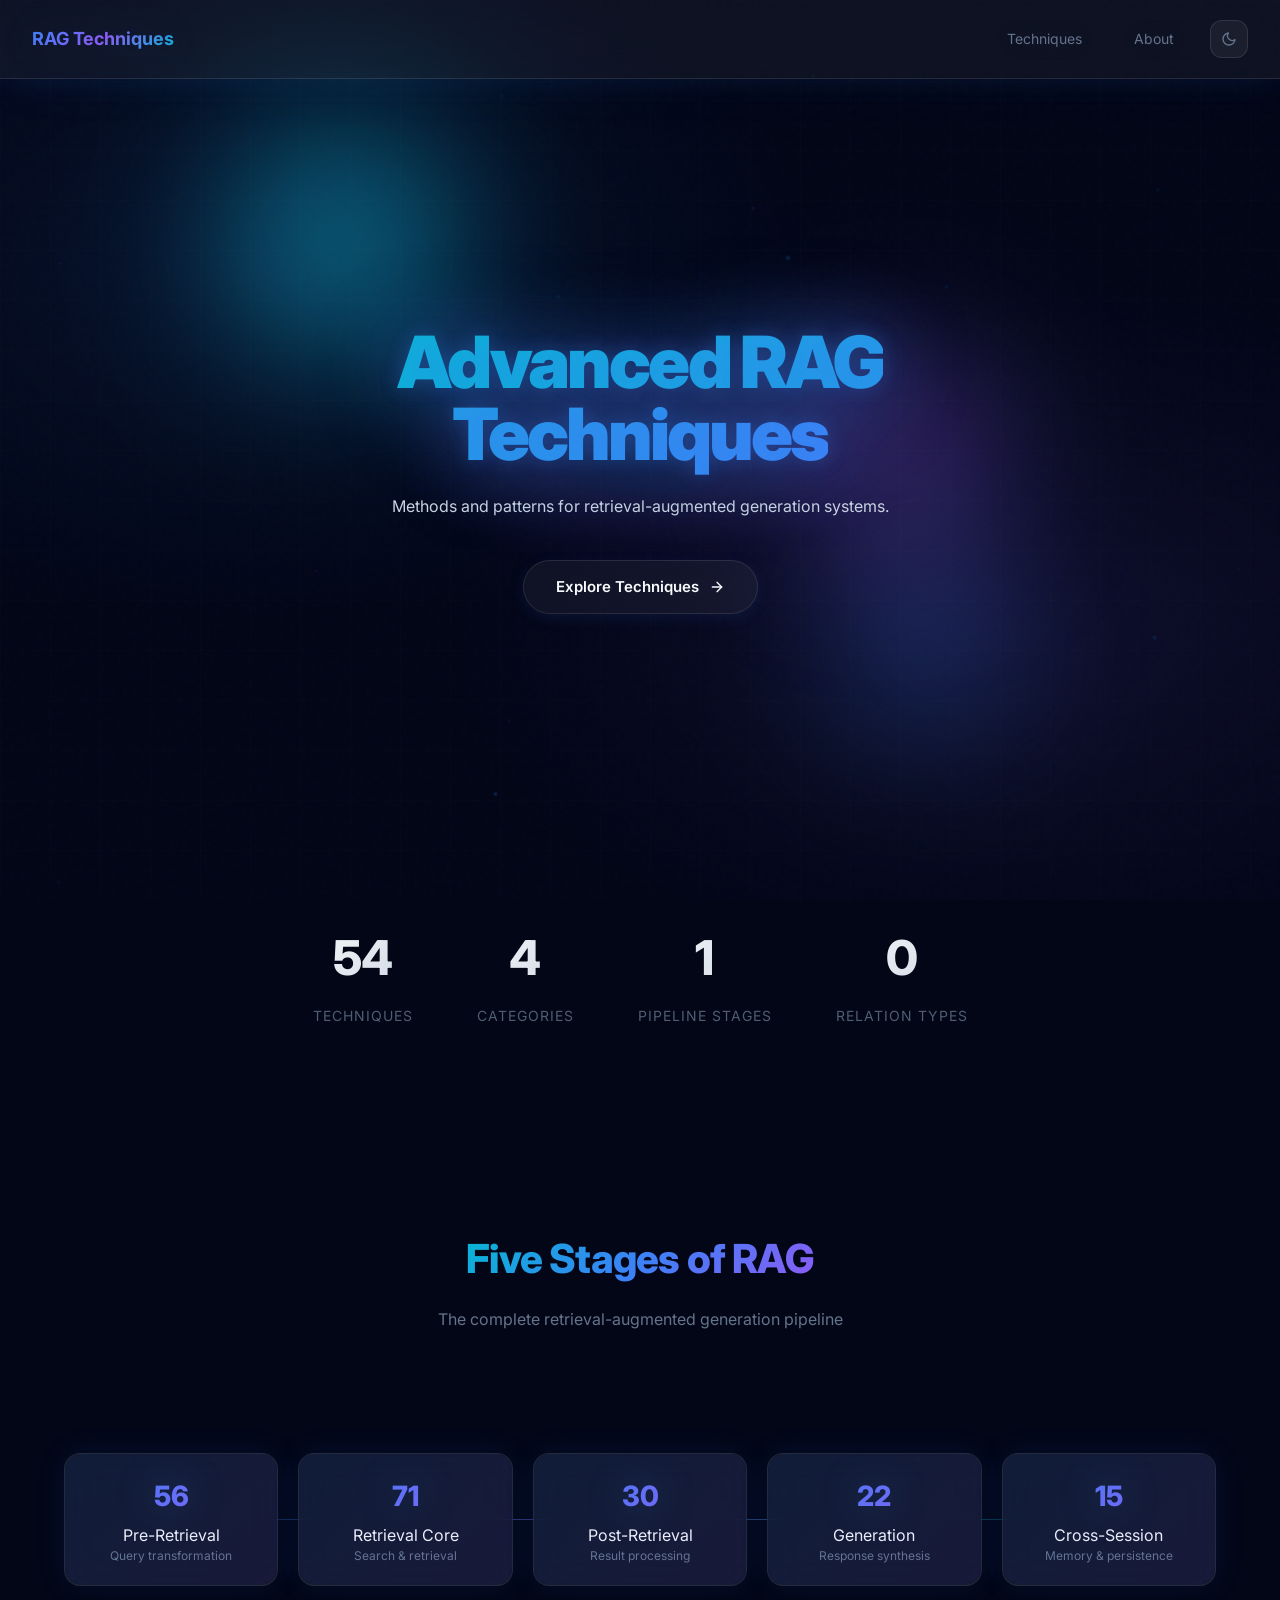
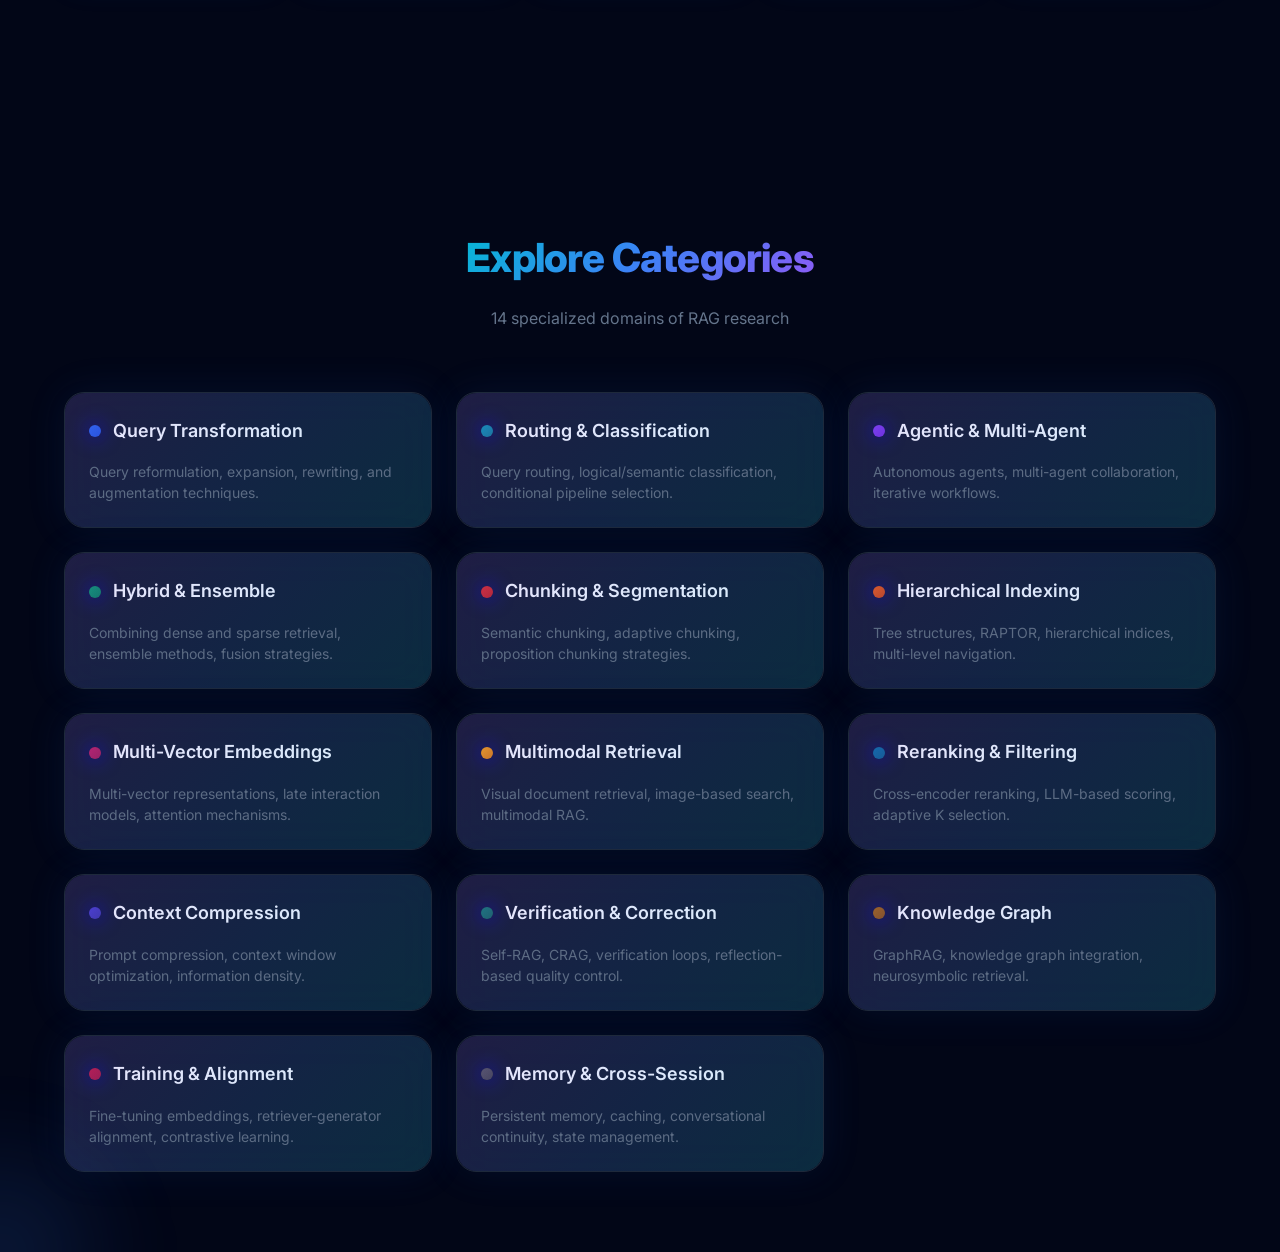
<file: index.html>
<!DOCTYPE html>
<html lang="en" data-theme="dark">
<head>
    <meta charset="UTF-8">
    <meta name="viewport" content="width=device-width, initial-scale=1.0">
    <title>Advanced RAG Techniques — Methods & Patterns for Retrieval-Augmented Generation</title>
    <link rel="preconnect" href="https://fonts.googleapis.com">
    <link href="https://fonts.googleapis.com/css2?family=Inter:wght@300;400;500;600;700;800;900&display=swap" rel="stylesheet">
    <style>
        *{box-sizing:border-box;margin:0;padding:0}
        :root{
            --bg:#020617;--bg-card:rgba(15,23,42,0.8);--bg-card-hover:rgba(30,41,59,0.9);
            --text:#f8fafc;--text-secondary:#cbd5e1;--text-muted:#64748b;
            --border:#1e293b;--border-light:#334155;
            --accent:#3b82f6;--accent-light:#1d4ed8;--accent-glow:rgba(59,130,246,0.3);
            --purple:#8b5cf6;--purple-glow:rgba(139,92,246,0.3);
            --cyan:#06b6d4;--cyan-glow:rgba(6,182,212,0.3);
            --glass:rgba(255,255,255,0.05);--glass-border:rgba(255,255,255,0.1);
        }
        [data-theme="light"]{
            --bg:#e2e8f0;--bg-card:rgba(241,245,249,0.95);--bg-card-hover:rgba(226,232,240,0.98);
            --text:#0f172a;--text-secondary:#475569;--text-muted:#64748b;
            --border:#cbd5e1;--border-light:#94a3b8;
            --accent:#3b82f6;--accent-light:#dbeafe;--accent-glow:rgba(59,130,246,0.15);
            --purple:#8b5cf6;--purple-glow:rgba(139,92,246,0.15);
            --cyan:#06b6d4;--cyan-glow:rgba(6,182,212,0.15);
            --glass:rgba(0,0,0,0.03);--glass-border:rgba(0,0,0,0.08);
        }
        body{font-family:'Inter',-apple-system,BlinkMacSystemFont,sans-serif;background:var(--bg);color:var(--text);line-height:1.6;overflow-x:hidden;min-height:100vh}

        /* Animated Background */
        .background{position:fixed;top:0;left:0;width:100%;height:100%;z-index:-1;overflow:hidden}
        .gradient-orb{position:absolute;border-radius:50%;filter:blur(80px);animation:float 20s infinite ease-in-out}
        .orb1{width:600px;height:600px;background:radial-gradient(circle,var(--accent-glow) 0%,transparent 50%);top:-200px;left:-200px;animation-delay:0s}
        .orb2{width:500px;height:500px;background:radial-gradient(circle,var(--purple-glow) 0%,transparent 50%);bottom:-150px;right:-150px;animation-delay:5s}
        .orb3{width:400px;height:400px;background:radial-gradient(circle,var(--cyan-glow) 0%,transparent 50%);top:50%;left:50%;transform:translate(-50%,-50%);animation-delay:10s}
        .mesh-gradient{position:absolute;width:100%;height:100%;background:radial-gradient(ellipse at 20% 30%,var(--accent-glow) 0%,transparent 40%),radial-gradient(ellipse at 80% 70%,var(--purple-glow) 0%,transparent 40%);opacity:0.3}
        .animated-orbs{position:absolute;pointer-events:none}
        .orb{position:absolute;border-radius:50%;filter:blur(40px);opacity:0.6}
        .orb1{width:300px;height:300px;background:radial-gradient(circle,var(--cyan) 0%,transparent 70%);top:10%;left:15%;animation:float-orb1 20s ease-in-out infinite}
        .orb2{width:200px;height:200px;background:radial-gradient(circle,var(--accent) 0%,transparent 60%);top:60%;right:20%;animation:float-orb2 15s ease-in-out infinite}
        .orb3{width:250px;height:250px;background:radial-gradient(circle,var(--purple) 0%,transparent 60%);bottom:20%;left:70%;animation:float-orb3 18s ease-in-out infinite}
        @keyframes float-orb1{0%,100%{transform:translate(0,0) scale(1);opacity:0.6}50%{transform:translate(30px,-20px) scale(1.1);opacity:0.8}}
        @keyframes float-orb2{0%,100%{transform:translate(0,0) scale(1);opacity:0.6}50%{transform:translate(-20px,30px) scale(1.2);opacity:0.9}}
        @keyframes float-orb3{0%,100%{transform:translate(0,0) scale(1);opacity:0.6}50%{transform:translate(20px,-15px) scale(1.15);opacity:1}}
        .grid-overlay{position:absolute;width:100%;height:100%;background-image:linear-gradient(rgba(255,255,255,0.02) 1px,transparent 1px),linear-gradient(90deg,rgba(255,255,255,0.02) 1px,transparent 1px);background-size:50px 50px;opacity:0.5}
        .noise-texture{position:absolute;width:100%;height:100%;background-image:url("data:image/svg+xml,%3Csvg viewBox='0 0 256 256' xmlns='http://www.w3.org/2000/svg'%3E%3Cfilter id='noiseFilter'%3E%3CfeTurbulence type='fractalNoise' baseFrequency='0.65' numOctaves='4' stitchTiles='stitch'/%3E%3C/filter%3E%3Crect width='100%25' height='100%25' filter='url(%23noiseFilter)' opacity='0.03'/%3E%3C/svg%3E");opacity:0.4}
        @keyframes float{0%,100%{transform:translate(0,0) scale(1)}33%{transform:translate(30px,-30px) scale(1.05)}66%{transform:translate(-20px,20px) scale(0.95)}}

        /* Futuristic Navbar */
        .nav{position:fixed;top:0;left:0;right:0;z-index:1000;padding:20px 32px;display:flex;align-items:center;justify-content:space-between;background:var(--glass);backdrop-filter:blur(20px);-webkit-backdrop-filter:blur(20px);border-bottom:1px solid var(--glass-border);box-shadow:0 0 30px rgba(59,130,246,0.1),0 0 60px rgba(6,182,252,0.05)}
        .nav-logo{font-size:18px;font-weight:700;display:flex;align-items:center;gap:0;text-decoration:none;position:relative;filter:drop-shadow(0 0 20px rgba(59,130,246,0.15))}
        .nav-logo .gradient{background:linear-gradient(135deg,var(--accent),var(--purple),var(--cyan));-webkit-background-clip:text;-webkit-text-fill-color:transparent;background-clip:text}
        .nav-right{display:flex;align-items:center;gap:20px}
        .nav-link{font-size:14px;color:var(--text-muted);transition:all 0.3s;cursor:pointer;padding:8px 16px;border-radius:12px;text-decoration:none;position:relative;filter:drop-shadow(0 0 10px rgba(59,130,246,0.1))}
        .nav-link:hover{color:var(--text);background:var(--glass);box-shadow:0 0 20px rgba(59,130,246,0.2)}
        .nav-link.active{color:var(--accent);background:linear-gradient(135deg,var(--accent-glow),var(--purple-glow));box-shadow:0 0 25px rgba(59,130,246,0.3)}
        .theme-btn{background:var(--glass);border:1px solid var(--glass-border);border-radius:12px;padding:10px;cursor:pointer;color:var(--text-muted);display:flex;align-items:center;justify-content:center;transition:all 0.3s}
        .theme-btn:hover{border-color:var(--accent);color:var(--accent);box-shadow:0 0 20px var(--accent-glow)}
        .theme-btn svg{width:16px;height:16px}

        /* Hero Section - Open & Spacious */
        .hero{min-height:100vh;display:flex;flex-direction:column;align-items:center;justify-content:center;padding:140px 24px 100px;position:relative;text-align:center}
        .hero-content{position:relative;z-index:2;max-width:900px}
        .hero-glow{position:absolute;top:50%;left:50%;transform:translate(-50%,-50%);width:600px;height:300px;background:radial-gradient(ellipse at center,var(--accent-glow) 0%,var(--purple-glow) 25%,transparent 60%);opacity:0.3;pointer-events:none;z-index:1;animation:glow-pulse 8s ease-in-out infinite}
        @keyframes glow-pulse{0%,100%{opacity:0.25;transform:translate(-50%,-50%) scale(1)}50%{opacity:0.35;transform:translate(-50%,-50%) scale(1.05)}}
        .hero-badge{display:inline-flex;align-items:center;gap:8px;padding:8px 20px;background:var(--glass);border:1px solid var(--glass-border);border-radius:100px;font-size:13px;color:var(--text-muted);margin-bottom:32px;backdrop-filter:blur(10px);box-shadow:0 0 20px rgba(59,130,246,0.1)}
        .hero-badge .dot{width:6px;height:6px;border-radius:50%;background:var(--accent);animation:pulse-dot 2s infinite}
        @keyframes pulse-dot{0%,100%{opacity:1}50%{opacity:0.4}}
        .hero h1{font-size:clamp(44px,6vw,72px);font-weight:900;letter-spacing:-0.04em;line-height:1;margin-bottom:24px;position:relative;filter:drop-shadow(0 0 40px var(--accent-glow));text-shadow:0 0 20px rgba(59,130,246,0.15)}
        .hero h1 .gradient{background:linear-gradient(135deg,var(--cyan),var(--accent),var(--purple),var(--accent));background-size:300% 300%;-webkit-background-clip:text;-webkit-text-fill-color:transparent;background-clip:text;animation:gradient-shift 6s ease-in-out infinite;filter:drop-shadow(0 0 40px var(--accent-glow));text-shadow:0 0 20px rgba(59,130,246,0.3)}
        @keyframes gradient-shift{0%,100%{background-position:0% 50%}50%{background-position:100% 50%}}
        @keyframes float-stat{0%,100%{transform:translateY(0)}50%{transform:translateY(-10px)}}
        .hero p{font-size:16px;color:var(--text-secondary);max-width:520px;margin:0 auto 40px;line-height:1.6;font-weight:400}
        .hero-cta{display:inline-flex;align-items:center;gap:10px;padding:14px 32px;background:var(--glass);backdrop-filter:blur(10px);-webkit-backdrop-filter:blur(10px);color:var(--text);font-size:15px;font-weight:600;border-radius:100px;border:1px solid var(--glass-border);cursor:pointer;transition:all 0.3s cubic-bezier(0.4,0,0.2,1);text-decoration:none;position:relative;box-shadow:0 4px 15px rgba(59,130,246,0.1)}
        .hero-cta:hover{transform:translateY(-2px) scale(1.02);background:var(--glass);border-color:var(--accent);color:var(--accent);box-shadow:0 8px 20px rgba(0,0,0,0.1)}
        .hero-cta svg{width:16px;height:16px;transition:transform 0.3s}
        .hero-cta:hover svg{transform:translateX(4px)}

        /* Stats Section - Minimal */
        .stats{display:flex;justify-content:center;gap:64px;padding:0 24px 100px;flex-wrap:wrap}
        .stat-item{text-align:center;position:relative;transition:all 0.3s;animation:float-stat 4s ease-in-out infinite;transform-origin:center}
        .stat-item:hover{transform:translateY(-5px) scale(1.05);box-shadow:0 10px 30px rgba(59,130,246,0.2)}
        .stat-item::before{content:'';position:absolute;top:50%;left:50%;transform:translate(-50%,-50%);width:100px;height:100px;background:radial-gradient(circle,var(--accent-glow) 0%,transparent 70%);opacity:0;transition:opacity 0.3s;pointer-events:none}
        .stat-item:hover::before{opacity:1}
        .stat-num{font-size:clamp(32px,4vw,48px);font-weight:800;background:linear-gradient(135deg,var(--text),var(--text-secondary));-webkit-background-clip:text;-webkit-text-fill-color:transparent;background-clip:text;margin-bottom:8px;letter-spacing:-0.02em;position:relative}
        .stat-label{font-size:14px;color:var(--text-muted);text-transform:uppercase;letter-spacing:1px;opacity:0.8}
        .stat-pulse{width:4px;height:4px;border-radius:50%;background:var(--accent);margin:0 auto 16px;opacity:0;animation:stat-pulse 2s infinite}
        .stat-item:hover .stat-pulse{opacity:1}
        @keyframes stat-pulse{0%,100%{transform:scale(1);opacity:1}50%{transform:scale(1.5);opacity:0.5}}

        /* Pipeline Section - Enhanced */
        .pipeline{max-width:1200px;margin:0 auto;padding:100px 24px}
        .section-title{font-size:40px;font-weight:800;text-align:center;margin-bottom:16px;letter-spacing:-0.02em}
        .section-title .gradient{background:linear-gradient(135deg,var(--cyan),var(--accent),var(--purple));-webkit-background-clip:text;-webkit-text-fill-color:transparent;background-clip:text}
        .section-subtitle{text-align:center;font-size:16px;color:var(--text-muted);margin-bottom:60px}
        .pipeline-flow{display:flex;justify-content:space-between;align-items:center;position:relative;padding:60px 0;gap:20px}
        .pipeline-connector{position:absolute;top:50%;left:0;right:0;height:2px;background:linear-gradient(90deg,var(--accent-glow),var(--purple-glow),var(--accent-glow));opacity:0.6;z-index:1;overflow:hidden}
        .pipeline-connector::before{content:'';position:absolute;top:0;left:-100%;width:100%;height:2px;background:linear-gradient(90deg,transparent,var(--cyan),transparent);animation:flow-pulse 3s linear infinite}
        @keyframes flow-pulse{0%{left:-100%}100%{left:200%}}
        @keyframes border-glow{0%,100%{opacity:0.5}50%{opacity:0.9}}
        .pipeline-line{position:absolute;top:50%;left:5%;right:5%;height:1px;background:linear-gradient(90deg,transparent,var(--accent),var(--purple),var(--cyan),transparent);opacity:0.4;z-index:1}
        .pipeline-node{background:var(--bg-card);backdrop-filter:blur(20px);-webkit-backdrop-filter:blur(20px);border:1px solid var(--glass-border);border-radius:16px;padding:20px 16px;text-align:center;position:relative;z-index:2;transition:all 0.4s;cursor:pointer;min-width:160px;flex:1;box-shadow:0 0 30px rgba(59,130,246,0.1)}
        .pipeline-node::before{content:'';position:absolute;top:0;left:0;right:0;bottom:0;border-radius:16px;padding:1px;background:linear-gradient(135deg,var(--accent-glow),var(--purple-glow));opacity:0.3;transition:opacity 0.3s}
        .pipeline-node:hover{transform:translateY(-6px)}
        .pipeline-node:hover::before{opacity:1}
        .pipeline-node.active{border-color:var(--accent);background:linear-gradient(135deg,var(--accent-glow),var(--purple-glow))}
        .node-count{font-size:28px;font-weight:800;background:linear-gradient(135deg,var(--accent),var(--purple));-webkit-background-clip:text;-webkit-text-fill-color:transparent;background-clip:text;margin-bottom:4px;position:relative;filter:drop-shadow(0 0 20px rgba(59,130,246,0.3))}
        .node-desc{font-size:12px;color:var(--text-muted);line-height:1.4}

        /* Category Grid */
        .categories{max-width:1200px;margin:0 auto;padding:80px 24px}
        .cat-grid{display:grid;grid-template-columns:repeat(auto-fit,minmax(280px,1fr));gap:24px;margin-top:48px}
        .cat-card{background:var(--bg-card);backdrop-filter:blur(20px);-webkit-backdrop-filter:blur(20px);border:1px solid var(--border);border-radius:20px;padding:24px;transition:all 0.4s;position:relative;display:block;text-decoration:none;cursor:pointer;box-shadow:0 4px 20px rgba(0,0,0,0.08),0 0 40px rgba(59,130,246,0.1)}
        .cat-card::before{content:'';position:absolute;top:0;left:0;right:0;bottom:0;border-radius:20px;padding:2px;background:linear-gradient(135deg,var(--purple-glow) 0%,var(--accent-glow) 50%,var(--cyan-glow) 100%);opacity:0.5;animation:border-glow 3s ease-in-out infinite}
        .cat-card:hover{transform:translateY(-8px) scale(1.02) rotateX(2deg);box-shadow:0 20px 40px rgba(0,0,0,0.2),0 0 40px var(--purple-glow),0 0 80px rgba(139,92,246,0.3);border-color:var(--purple)}
        .cat-card .cat-desc{color:var(--text-muted);font-size:14px;line-height:1.5;margin-top:8px;opacity:0.9}
        .cat-header{display:flex;align-items:center;gap:12px;margin-bottom:16px}
        .cat-dot{width:12px;height:12px;border-radius:50%;background:linear-gradient(135deg,var(--accent),var(--purple));box-shadow:0 0 20px currentColor}
        .cat-name{font-size:18px;font-weight:600;color:var(--text)}
        .cat-desc{font-size:14px;color:var(--text-secondary);line-height:1.6}


        /* Mouse Spotlight */
        .mouse-spotlight{position:fixed;width:400px;height:400px;border-radius:50%;background:radial-gradient(circle,var(--accent-glow) 0%,transparent 50%);pointer-events:none;z-index:9999;opacity:0.6;filter:blur(40px);transform:translate(-50%,-50%);transition:opacity 0.3s}
        .mouse-spotlight.hidden{opacity:0}


        /* Responsive */
        @media(max-width:768px){
            .nav{padding:16px 20px}
            .hero{padding:120px 20px 80px}
            .hero h1{font-size:clamp(40px,10vw,64px)}
            .hero-glow{width:100%;height:300px}
            .stats{gap:40px;padding:0 20px 60px}
            .stat-num{font-size:36px}
            .pipeline-flow{flex-direction:column;gap:16px;padding:40px 0}
            .pipeline-line,.pipeline-flow::after{display:none}
            .pipeline-node{min-width:auto;width:100%;max-width:280px}
            .cat-grid{grid-template-columns:1fr}
            .section-title{font-size:32px}
        }
    </style>
</head>
<body>
    <!-- Animated Background -->
    <div class="background">
        <div class="gradient-orb orb1"></div>
        <div class="gradient-orb orb2"></div>
        <div class="gradient-orb orb3"></div>
        <div class="mesh-gradient"></div>
        <div class="grid-overlay"></div>
        <div class="noise-texture"></div>
    </div>

    <!-- Futuristic Navbar -->
    <nav class="nav">
        <a href="index.html" class="nav-logo"><span class="gradient">RAG Techniques</span></a>
        <div class="nav-right">
            <a href="techniques.html" class="nav-link">Techniques</a>
            <a href="about.html" class="nav-link">About</a>
            <button class="theme-btn" onclick="toggleTheme()" title="Toggle theme">
                <svg id="themeIcon" viewBox="0 0 24 24" fill="none" stroke="currentColor" stroke-width="2" stroke-linecap="round" stroke-linejoin="round">
                    <path d="M21 12.79A9 9 0 1 1 11.21 3 7 7 0 0 0 21 12.79z"></path>
                </svg>
            </button>
        </div>
    </nav>

    <!-- Hero Section - Open & Spacious -->
    <section class="hero">
        <div class="hero-glow"></div>
        <div class="hero-content">
            <h1><span class="gradient">Advanced RAG<br>Techniques</span></h1>
            <p>Methods and patterns for retrieval-augmented generation systems.</p>
            <a href="techniques.html" class="hero-cta">
                Explore Techniques
                <svg viewBox="0 0 24 24" fill="none" stroke="currentColor" stroke-width="2" stroke-linecap="round" stroke-linejoin="round">
                    <line x1="5" y1="12" x2="19" y2="12"></line>
                    <polyline points="12,5 19,12 12,19"></polyline>
                </svg>
            </a>
        </div>
        <!-- Floating Particles -->
        <div class="particles" id="particles"></div>
    </section>

    <!-- Statistics Section - Minimal -->
    <section class="stats">
        <div class="stat-item">
            <div class="stat-pulse"></div>
            <div class="stat-num" data-target="190">0</div>
            <div class="stat-label">Techniques</div>
        </div>
        <div class="stat-item">
            <div class="stat-pulse"></div>
            <div class="stat-num" data-target="14">0</div>
            <div class="stat-label">Categories</div>
        </div>
        <div class="stat-item">
            <div class="stat-pulse"></div>
            <div class="stat-num" data-target="5">0</div>
            <div class="stat-label">Pipeline Stages</div>
        </div>
        <div class="stat-item">
            <div class="stat-pulse"></div>
            <div class="stat-num" data-target="3">0</div>
            <div class="stat-label">Relation Types</div>
        </div>
    </section>

    <!-- Pipeline Section -->
    <section class="pipeline">
        <h2 class="section-title"><span class="gradient">Five Stages of RAG</span></h2>
        <p class="section-subtitle">The complete retrieval-augmented generation pipeline</p>
        <div class="pipeline-flow">
            <div class="pipeline-line"></div>
            <div class="pipeline-node">
                <div class="node-count">56</div>
                <div class="node-title">Pre-Retrieval</div>
                <div class="node-desc">Query transformation</div>
            </div>
            <div class="pipeline-node">
                <div class="node-count">71</div>
                <div class="node-title">Retrieval Core</div>
                <div class="node-desc">Search & retrieval</div>
            </div>
            <div class="pipeline-node">
                <div class="node-count">30</div>
                <div class="node-title">Post-Retrieval</div>
                <div class="node-desc">Result processing</div>
            </div>
            <div class="pipeline-node">
                <div class="node-count">22</div>
                <div class="node-title">Generation</div>
                <div class="node-desc">Response synthesis</div>
            </div>
            <div class="pipeline-node">
                <div class="node-count">15</div>
                <div class="node-title">Cross-Session</div>
                <div class="node-desc">Memory & persistence</div>
            </div>
        </div>
    </section>

    <!-- Categories Section -->
    <section class="categories">
        <h2 class="section-title"><span class="gradient">Explore Categories</span></h2>
        <p class="section-subtitle">14 specialized domains of RAG research</p>
        <div class="cat-grid">
            <a href="techniques.html?category=1" class="cat-card">
                <div class="cat-header">
                    <div class="cat-dot" style="background:linear-gradient(135deg,#2563EB,#1d4ed8)"></div>
                    <h3 class="cat-name">Query Transformation</h3>
                </div>
                <p class="cat-desc">Query reformulation, expansion, rewriting, and augmentation techniques.</p>
            </a>
            <a href="techniques.html?category=2" class="cat-card">
                <div class="cat-header">
                    <div class="cat-dot" style="background:linear-gradient(135deg,#0891B2,#0e7490)"></div>
                    <h3 class="cat-name">Routing & Classification</h3>
                </div>
                <p class="cat-desc">Query routing, logical/semantic classification, conditional pipeline selection.</p>
            </a>
            <a href="techniques.html?category=3" class="cat-card">
                <div class="cat-header">
                    <div class="cat-dot" style="background:linear-gradient(135deg,#7C3AED,#6d28d9)"></div>
                    <h3 class="cat-name">Agentic & Multi-Agent</h3>
                </div>
                <p class="cat-desc">Autonomous agents, multi-agent collaboration, iterative workflows.</p>
            </a>
            <a href="techniques.html?category=4" class="cat-card">
                <div class="cat-header">
                    <div class="cat-dot" style="background:linear-gradient(135deg,#059669,#047857)"></div>
                    <h3 class="cat-name">Hybrid & Ensemble</h3>
                </div>
                <p class="cat-desc">Combining dense and sparse retrieval, ensemble methods, fusion strategies.</p>
            </a>
            <a href="techniques.html?category=5" class="cat-card">
                <div class="cat-header">
                    <div class="cat-dot" style="background:linear-gradient(135deg,#DC2626,#b91c1c)"></div>
                    <h3 class="cat-name">Chunking & Segmentation</h3>
                </div>
                <p class="cat-desc">Semantic chunking, adaptive chunking, proposition chunking strategies.</p>
            </a>
            <a href="techniques.html?category=6" class="cat-card">
                <div class="cat-header">
                    <div class="cat-dot" style="background:linear-gradient(135deg,#EA580C,#c2410c)"></div>
                    <h3 class="cat-name">Hierarchical Indexing</h3>
                </div>
                <p class="cat-desc">Tree structures, RAPTOR, hierarchical indices, multi-level navigation.</p>
            </a>
            <a href="techniques.html?category=7" class="cat-card">
                <div class="cat-header">
                    <div class="cat-dot" style="background:linear-gradient(135deg,#BE185D,#9d174d)"></div>
                    <h3 class="cat-name">Multi-Vector Embeddings</h3>
                </div>
                <p class="cat-desc">Multi-vector representations, late interaction models, attention mechanisms.</p>
            </a>
            <a href="techniques.html?category=8" class="cat-card">
                <div class="cat-header">
                    <div class="cat-dot" style="background:linear-gradient(135deg,#F59E0B,#d97706)"></div>
                    <h3 class="cat-name">Multimodal Retrieval</h3>
                </div>
                <p class="cat-desc">Visual document retrieval, image-based search, multimodal RAG.</p>
            </a>
            <a href="techniques.html?category=9" class="cat-card">
                <div class="cat-header">
                    <div class="cat-dot" style="background:linear-gradient(135deg,#0369A1,#075985)"></div>
                    <h3 class="cat-name">Reranking & Filtering</h3>
                </div>
                <p class="cat-desc">Cross-encoder reranking, LLM-based scoring, adaptive K selection.</p>
            </a>
            <a href="techniques.html?category=10" class="cat-card">
                <div class="cat-header">
                    <div class="cat-dot" style="background:linear-gradient(135deg,#4338CA,#3730a3)"></div>
                    <h3 class="cat-name">Context Compression</h3>
                </div>
                <p class="cat-desc">Prompt compression, context window optimization, information density.</p>
            </a>
            <a href="techniques.html?category=11" class="cat-card">
                <div class="cat-header">
                    <div class="cat-dot" style="background:linear-gradient(135deg,#0F766E,#115e59)"></div>
                    <h3 class="cat-name">Verification & Correction</h3>
                </div>
                <p class="cat-desc">Self-RAG, CRAG, verification loops, reflection-based quality control.</p>
            </a>
            <a href="techniques.html?category=12" class="cat-card">
                <div class="cat-header">
                    <div class="cat-dot" style="background:linear-gradient(135deg,#A16207,#854d0e)"></div>
                    <h3 class="cat-name">Knowledge Graph</h3>
                </div>
                <p class="cat-desc">GraphRAG, knowledge graph integration, neurosymbolic retrieval.</p>
            </a>
            <a href="techniques.html?category=13" class="cat-card">
                <div class="cat-header">
                    <div class="cat-dot" style="background:linear-gradient(135deg,#BE123C,#9f1239)"></div>
                    <h3 class="cat-name">Training & Alignment</h3>
                </div>
                <p class="cat-desc">Fine-tuning embeddings, retriever-generator alignment, contrastive learning.</p>
            </a>
            <a href="techniques.html?category=14" class="cat-card">
                <div class="cat-header">
                    <div class="cat-dot" style="background:linear-gradient(135deg,#52525B,#3f3f46)"></div>
                    <h3 class="cat-name">Memory & Cross-Session</h3>
                </div>
                <p class="cat-desc">Persistent memory, caching, conversational continuity, state management.</p>
            </a>
        </div>
    </section>

    <!-- Mouse Spotlight -->
    <div class="mouse-spotlight" id="mouseSpotlight"></div>

    <script>
        // Theme Toggle
        function toggleTheme() {
            const html = document.documentElement;
            const currentTheme = html.getAttribute('data-theme');
            const newTheme = currentTheme === 'dark' ? 'light' : 'dark';
            html.setAttribute('data-theme', newTheme);
            localStorage.setItem('theme', newTheme);
            
            // Update icon
            const icon = document.getElementById('themeIcon');
            if (newTheme === 'light') {
                icon.innerHTML = `<circle cx="12" cy="12" r="5"></circle><line x1="12" y1="1" x2="12" y2="3"></line><line x1="12" y1="21" x2="12" y2="23"></line><line x1="4.22" y1="4.22" x2="5.64" y2="5.64"></line><line x1="18.36" y1="18.36" x2="19.78" y2="19.78"></line><line x1="1" y1="12" x2="3" y2="12"></line><line x1="21" y1="12" x2="23" y2="12"></line><line x1="4.22" y1="19.78" x2="5.64" y2="18.36"></line><line x1="18.36" y1="5.64" x2="19.78" y2="4.22"></line>`;
            } else {
                icon.innerHTML = `<path d="M21 12.79A9 9 0 1 1 11.21 3 7 7 0 0 0 21 12.79z"></path>`;
            }
        }

        // Load saved theme
        const savedTheme = localStorage.getItem('theme') || 'dark';
        document.documentElement.setAttribute('data-theme', savedTheme);
        if (savedTheme === 'light') {
            document.getElementById('themeIcon').innerHTML = `<circle cx="12" cy="12" r="5"></circle><line x1="12" y1="1" x2="12" y2="3"></line><line x1="12" y1="21" x2="12" y2="23"></line><line x1="4.22" y1="4.22" x2="5.64" y2="5.64"></line><line x1="18.36" y1="18.36" x2="19.78" y2="19.78"></line><line x1="1" y1="12" x2="3" y2="12"></line><line x1="21" y1="12" x2="23" y2="12"></line><line x1="4.22" y1="19.78" x2="5.64" y2="18.36"></line><line x1="18.36" y1="5.64" x2="19.78" y2="4.22"></line>`;
        }

        // Animated Counter
        function animateCounter(element) {
            const target = parseInt(element.getAttribute('data-target'));
            const duration = 2000;
            const step = target / (duration / 16);
            let current = 0;
            
            const timer = setInterval(() => {
                current += step;
                if (current >= target) {
                    current = target;
                    clearInterval(timer);
                }
                element.textContent = Math.floor(current);
            }, 16);
        }

        // Floating Particles
        function createParticle() {
            const particle = document.createElement('div');
            particle.className = 'particle';
            const size = Math.random() * 3 + 1;
            const colors = ['rgba(59,130,246,0.6)', 'rgba(6,182,252,0.4)', 'rgba(139,92,246,0.3)'];
            const color = colors[Math.floor(Math.random() * colors.length)];
            particle.style.cssText = `
                position: absolute;
                width: ${size}px;
                height: ${size}px;
                background: radial-gradient(circle, ${color} 50%, transparent 70%);
                border-radius: 50%;
                filter: blur(1px);
                opacity: ${Math.random() * 0.5 + 0.3};
                left: ${Math.random() * 100}%;
                top: ${Math.random() * 100}%;
                pointer-events: none;
                animation: float-particle ${Math.random() * 5 + 3}s ease-in-out infinite;
            `;
            return particle;
        }

        function initParticles() {
            const container = document.getElementById('particles');
            if (!container) return;
            
            for (let i = 0; i < 50; i++) {
                setTimeout(() => {
                    container.appendChild(createParticle());
                    
                    // Remove particle after animation
                    setTimeout(() => {
                        const particles = container.querySelectorAll('.particle');
                        if (particles.length > 50) {
                            particles[0].remove();
                        }
                    }, 3000 + Math.random() * 2000);
                }, i * 100);
            }
        }

        // Intersection Observer for animations
        const observerOptions = {
            threshold: 0.5,
            rootMargin: '0px'
        };

        const observer = new IntersectionObserver((entries) => {
            entries.forEach(entry => {
                if (entry.isIntersecting) {
                    if (entry.target.classList.contains('stat-num')) {
                        animateCounter(entry.target);
                        observer.unobserve(entry.target);
                    }
                    if (entry.target.classList.contains('hero-content')) {
                        initParticles();
                        observer.unobserve(entry.target);
                    }
                }
            });
        }, observerOptions);

        // Observe elements
        document.querySelectorAll('.stat-num, .hero-content').forEach(el => observer.observe(el));

        // Mouse spotlight effect
        const spotlight = document.getElementById('mouseSpotlight');
        let mouseX = 0, mouseY = 0;
        let spotlightTimeout;
        
        document.addEventListener('mousemove', (e) => {
            mouseX = e.clientX;
            mouseY = e.clientY;
            
            clearTimeout(spotlightTimeout);
            spotlightTimeout = setTimeout(() => {
                spotlight.style.left = mouseX + 'px';
                spotlight.style.top = mouseY + 'px';
                spotlight.classList.remove('hidden');
            }, 50);
        });
        
        document.addEventListener('mouseleave', () => {
            spotlight.classList.add('hidden');
        });

        // Scroll reveal animations
        const revealObserver = new IntersectionObserver((entries) => {
            entries.forEach(entry => {
                if (entry.isIntersecting) {
                    entry.target.style.opacity = '0';
                    entry.target.style.transform = 'translateY(50px)';
                    
                    setTimeout(() => {
                        entry.target.style.transition = 'opacity 0.8s ease-out, transform 0.8s ease-out';
                        entry.target.style.opacity = '1';
                        entry.target.style.transform = 'translateY(0)';
                    }, 100);
                    
                    revealObserver.unobserve(entry.target);
                }
            });
        }, { threshold: 0.1 });
        
        document.querySelectorAll('.stat-item, .pipeline-node, .cat-card').forEach(el => {
            revealObserver.observe(el);
        });

        // Pipeline node interactions
        document.querySelectorAll('.pipeline-node').forEach((node, index) => {
            node.addEventListener('click', () => {
                document.querySelectorAll('.pipeline-node').forEach(n => n.classList.remove('active'));
                node.classList.add('active');
            });
        });

        // Smooth scroll for navigation links
        document.querySelectorAll('a[href^="#"]').forEach(anchor => {
            anchor.addEventListener('click', function (e) {
                e.preventDefault();
                const target = document.querySelector(this.getAttribute('href'));
                if (target) {
                    target.scrollIntoView({ behavior: 'smooth' });
                }
            });
        });
    </script>
</body>
</html>
</file>
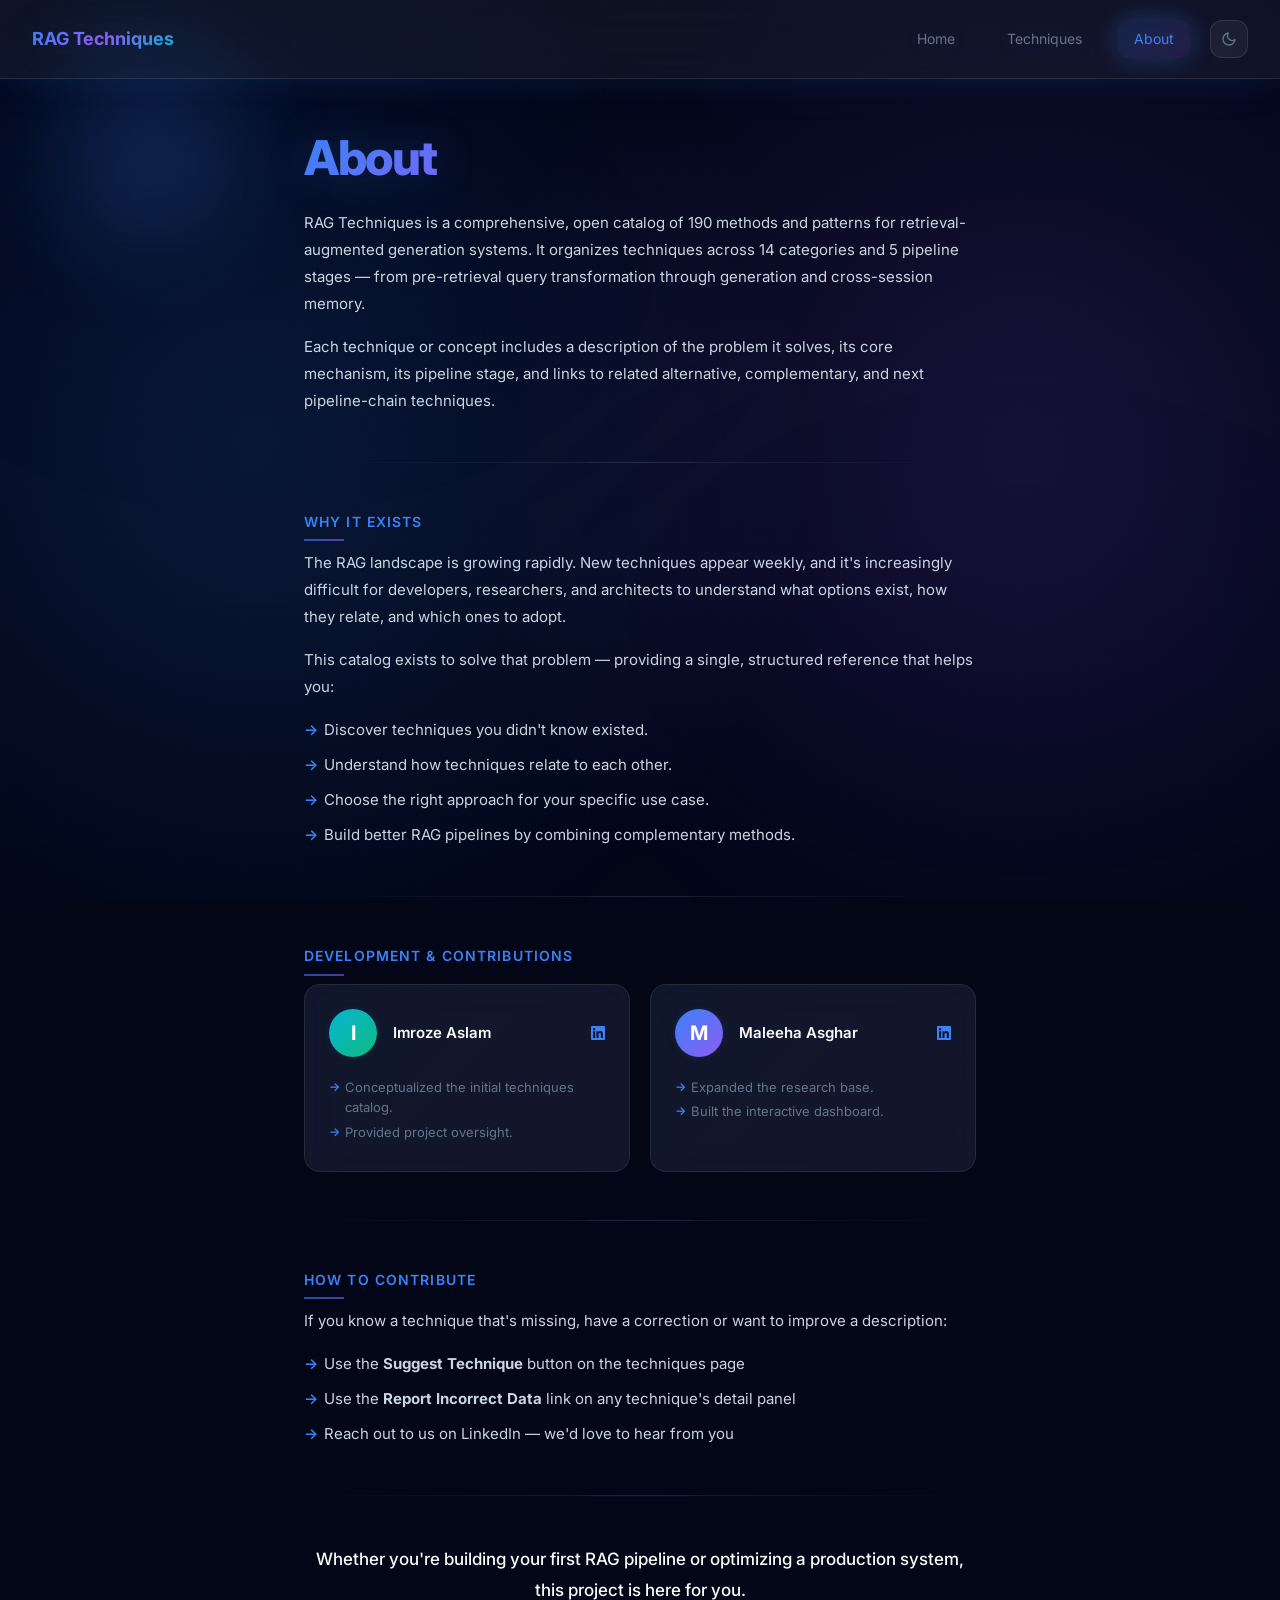
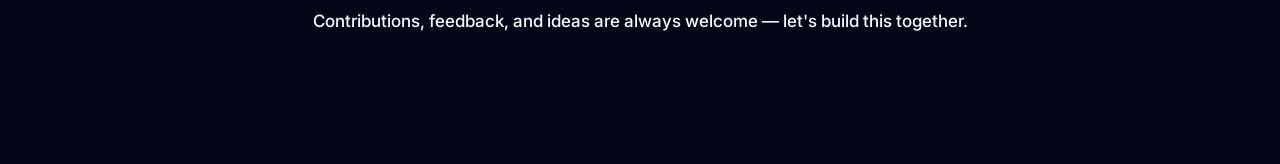
<file: about.html>
<!DOCTYPE html>
<html lang="en" data-theme="dark">
<head>
    <meta charset="UTF-8">
    <meta name="viewport" content="width=device-width, initial-scale=1.0">
    <title>About — RAG Techniques</title>
    <link rel="preconnect" href="https://fonts.googleapis.com">
    <link href="https://fonts.googleapis.com/css2?family=Inter:wght@400;500;600;700;800&display=swap" rel="stylesheet">
    <style>
        *{box-sizing:border-box;margin:0;padding:0}
        :root{
            --bg:#020617;--bg-card:rgba(15,23,42,0.4);--bg-card-hover:rgba(30,41,59,0.3);
            --text:#f8fafc;--text-secondary:#cbd5e1;--text-muted:#64748b;
            --border:#1e293b;--border-light:#334155;
            --accent:#3b82f6;--accent-light:#1d4ed8;--accent-glow:rgba(59,130,246,0.15);
            --purple:#8b5cf6;--purple-glow:rgba(139,92,246,0.15);
            --cyan:#06b6d4;--green:#10b981;--orange:#f59e0b;--red:#ef4444;--pink:#ec4899;
            --glass:rgba(255,255,255,0.05);--glass-border:rgba(255,255,255,0.1);
        }
        [data-theme="light"]{
            --bg:#fafafa;--bg-card:rgba(255,255,255,0.6);--bg-card-hover:rgba(241,245,249,0.8);
            --text:#0f172a;--text-secondary:#334155;--text-muted:#94a3b8;
            --border:#e2e8f0;--border-light:#cbd5e1;
            --accent:#3b82f6;--accent-light:#dbeafe;--accent-glow:rgba(59,130,246,0.08);
            --purple:#8b5cf6;--purple-glow:rgba(139,92,246,0.08);
            --glass:rgba(0,0,0,0.05);--glass-border:rgba(0,0,0,0.1);
        }
        body{font-family:'Inter',-apple-system,BlinkMacSystemFont,sans-serif;background:var(--bg);color:var(--text);line-height:1.6;overflow-x:hidden;position:relative}
        body::before{content:'';position:fixed;top:0;left:0;width:100%;height:100%;background:radial-gradient(circle at 20% 50%,var(--accent-glow) 0%,transparent 50%),radial-gradient(circle at 80% 50%,var(--purple-glow) 0%,transparent 50%);pointer-events:none;z-index:1}
        .mesh-gradient{position:fixed;top:0;left:0;width:100%;height:100%;background:radial-gradient(ellipse at 20% 30%,rgba(59,130,246,0.03) 0%,transparent 40%),radial-gradient(ellipse at 80% 70%,rgba(139,92,246,0.03) 0%,transparent 40%);opacity:0.4;pointer-events:none;z-index:0}
        .grid-overlay{position:fixed;top:0;left:0;width:100%;height:100%;background-image:linear-gradient(rgba(255,255,255,0.015) 1px,transparent 1px),linear-gradient(90deg,rgba(255,255,255,0.015) 1px,transparent 1px);background-size:60px 60px;opacity:0.6;pointer-events:none;z-index:0}
        .animated-orbs{position:fixed;pointer-events:none;z-index:0}
        .orb{position:absolute;border-radius:50%;filter:blur(40px);opacity:0.6}
        .orb1{width:300px;height:300px;background:radial-gradient(circle,rgba(59,130,246,0.4) 0%,transparent 70%);top:10%;left:15%;animation:float-orb1 20s ease-in-out infinite}
        .orb2{width:200px;height:200px;background:radial-gradient(circle,rgba(139,92,246,0.4) 0%,transparent 60%);top:60%;right:20%;animation:float-orb2 15s ease-in-out infinite}
        .orb3{width:250px;height:250px;background:radial-gradient(circle,rgba(6,182,252,0.4) 0%,transparent 60%);bottom:20%;left:70%;animation:float-orb3 18s ease-in-out infinite}
        @keyframes float-orb1{0%,100%{transform:translate(0,0) scale(1);opacity:0.6}50%{transform:translate(30px,-20px) scale(1.1);opacity:0.8}}
        @keyframes float-orb2{0%,100%{transform:translate(0,0) scale(1);opacity:0.6}50%{transform:translate(-20px,30px) scale(1.2);opacity:0.9}}
        @keyframes float-orb3{0%,100%{transform:translate(0,0) scale(1);opacity:0.6}50%{transform:translate(20px,-15px) scale(1.15);opacity:1}}
        a{color:inherit;text-decoration:none}

        /* Futuristic Navbar */
        .nav{position:fixed;top:0;left:0;right:0;z-index:1000;padding:20px 32px;display:flex;align-items:center;justify-content:space-between;background:var(--glass);backdrop-filter:blur(20px);-webkit-backdrop-filter:blur(20px);border-bottom:1px solid var(--glass-border);box-shadow:0 0 30px rgba(59,130,246,0.1),0 0 60px rgba(6,182,252,0.05)}
        .nav-logo{font-size:18px;font-weight:700;display:flex;align-items:center;gap:0;text-decoration:none;position:relative;filter:drop-shadow(0 0 20px rgba(59,130,246,0.15))}
        .nav-logo .gradient{background:linear-gradient(135deg,var(--accent),var(--purple),var(--cyan));-webkit-background-clip:text;-webkit-text-fill-color:transparent;background-clip:text}
        .nav-right{display:flex;align-items:center;gap:20px}
        .nav-link{font-size:14px;color:var(--text-muted);transition:all 0.3s;cursor:pointer;padding:8px 16px;border-radius:12px;text-decoration:none;position:relative;filter:drop-shadow(0 0 10px rgba(59,130,246,0.1))}
        .nav-link:hover{color:var(--text);background:var(--glass);box-shadow:0 0 20px rgba(59,130,246,0.2)}
        .nav-link.active{color:var(--accent);background:linear-gradient(135deg,var(--accent-glow),var(--purple-glow));box-shadow:0 0 25px rgba(59,130,246,0.3)}
        .theme-btn{background:var(--glass);border:1px solid var(--glass-border);border-radius:12px;padding:10px;cursor:pointer;color:var(--text-muted);display:flex;align-items:center;justify-content:center;transition:all 0.3s}
        .theme-btn:hover{border-color:var(--accent);color:var(--accent);box-shadow:0 0 20px var(--accent-glow)}
        .theme-btn svg{width:16px;height:16px}

        /* Page */
        .page{padding:120px 24px 80px;max-width:720px;margin:0 auto;position:relative;z-index:2}
        .page-title{font-size:clamp(32px,5vw,48px);font-weight:800;letter-spacing:-0.03em;margin-bottom:12px;filter:drop-shadow(0 0 20px rgba(59,130,246,0.2))}
        .page-title .gradient{background:linear-gradient(135deg,var(--accent),var(--purple),var(--cyan));background-size:300% 300%;-webkit-background-clip:text;-webkit-text-fill-color:transparent;background-clip:text;animation:gradient-shift 6s ease-in-out infinite}
        @keyframes gradient-shift{0%,100%{background-position:0% 50%}50%{background-position:100% 50%}}
        .page-subtitle{font-size:18px;color:var(--text-muted);margin-bottom:48px;line-height:1.7}

        /* Sections */
        .about-section{margin-bottom:48px;position:relative}
        .about-section-title{font-size:14px;font-weight:600;text-transform:uppercase;letter-spacing:0.08em;color:var(--accent);margin-bottom:16px;position:relative}
        .about-section-title::after{content:'';position:absolute;bottom:-8px;left:0;width:40px;height:2px;background:linear-gradient(90deg,var(--accent),var(--purple));opacity:0.6}
        .about-section p{font-size:15px;color:var(--text-secondary);line-height:1.8;margin-bottom:16px}
        .about-section ul{list-style:none;padding:0}
        .about-section li{font-size:15px;color:var(--text-secondary);line-height:1.8;padding-left:20px;position:relative;margin-bottom:8px}
        .about-section li::before{content:'→';position:absolute;left:0;color:var(--accent);font-weight:600}

        /* Divider */
        .divider{height:1px;background:linear-gradient(90deg,transparent,var(--glass-border),transparent);margin:48px 0;position:relative}
        .divider::before{content:'';position:absolute;top:50%;left:50%;transform:translate(-50%,-50%);width:100px;height:1px;background:linear-gradient(90deg,var(--accent-glow),var(--purple-glow));opacity:0.6}

        /* Contributors */
        .contributors-grid{display:grid;grid-template-columns:repeat(auto-fill,minmax(280px,1fr));gap:20px}
        .contributor-card{display:flex;flex-direction:column;gap:12px;padding:24px;border:1px solid var(--glass-border);border-radius:16px;background:var(--glass);backdrop-filter:blur(20px);-webkit-backdrop-filter:blur(20px);transition:all 0.4s;text-decoration:none;color:inherit;position:relative;overflow:hidden}
        .contributor-card::before{content:'';position:absolute;top:0;left:0;right:0;bottom:0;border-radius:16px;padding:1px;background:linear-gradient(135deg,var(--accent-glow),var(--purple-glow));opacity:0.3}
        .contributor-card:hover{border-color:var(--accent);transform:translateY(-4px);box-shadow:0 10px 30px rgba(59,130,246,0.15)}
        .contributor-card:hover::before{opacity:0.6}
        .contributor-header{display:flex;align-items:center;gap:16px;position:relative;z-index:2}
        .contributor-avatar{width:48px;height:48px;border-radius:50%;display:flex;align-items:center;justify-content:center;font-size:20px;font-weight:700;color:#fff;flex-shrink:0;position:relative}
        .contributor-avatar::before{content:'';position:absolute;top:0;left:0;right:0;bottom:0;border-radius:50%;background:inherit;opacity:0.1;filter:blur(4px);z-index:-1}
        .contributor-info{flex:1}
        .contributor-name{font-size:15px;font-weight:600;color:var(--text)}
        .contributor-role{font-size:13px;color:var(--accent);margin-top:2px;font-weight:500}
        .contributor-link{display:flex;align-items:center;gap:6px;font-size:13px;color:var(--accent);transition:all 0.3s}
        .contributor-link:hover{opacity:0.8;transform:translateX(2px)}
        .contributor-link svg{width:14px;height:14px}
        .contributor-details{list-style:none;padding:0;margin:8px 0 0;position:relative;z-index:2}
        .contributor-details li{font-size:13px;color:var(--text-muted);line-height:1.6;padding-left:16px;position:relative;margin-bottom:4px}
        .contributor-details li::before{content:'→';position:absolute;left:0;color:var(--accent);font-weight:600;font-size:12px}

        /* Footer */
        .footer{border-top:1px solid var(--border);padding:32px;max-width:1100px;margin:0 auto;display:flex;align-items:center;justify-content:space-between;flex-wrap:wrap;gap:16px}
        .footer-brand{font-size:14px;font-weight:600;color:var(--text-muted)}
        .footer-links{display:flex;gap:24px}
        .footer-link{font-size:14px;color:var(--text-muted);transition:color 0.2s}
        .footer-link:hover{color:var(--text)}

        @media(max-width:768px){
            .nav{padding:12px 16px}
            .page{padding:100px 16px 60px}
            .contributors-grid{grid-template-columns:1fr}
            .footer{flex-direction:column;text-align:center}
        }
    </style>
</head>
<body>
    <!-- Mesh Background -->
    <div class="mesh-gradient"></div>
    <div class="grid-overlay"></div>
    <div class="animated-orbs">
        <div class="orb orb1"></div>
        <div class="orb orb2"></div>
        <div class="orb orb3"></div>
    </div>
    
    <!-- Nav -->
    <nav class="nav">
        <a href="index.html" class="nav-logo"><span class="gradient">RAG Techniques</span></a>
        <div class="nav-right">
            <a href="index.html" class="nav-link">Home</a>
            <a href="techniques.html" class="nav-link">Techniques</a>
            <a href="about.html" class="nav-link active">About</a>
            <button class="theme-btn" onclick="toggleTheme()" title="Toggle theme">
                <svg id="themeIcon" viewBox="0 0 24 24" fill="none" stroke="currentColor" stroke-width="2" stroke-linecap="round" stroke-linejoin="round">
                    <path d="M21 12.79A9 9 0 1 1 11.21 3 7 7 0 0 0 21 12.79z"></path>
                </svg>
            </button>
        </div>
    </nav>

    <!-- Page -->
    <div class="page">
        <h1 class="page-title"><span class="gradient">About</span></h1>

        <!-- What is this -->
        <div class="about-section">
            <p>RAG Techniques is a comprehensive, open catalog of 190 methods and patterns for retrieval-augmented generation systems. It organizes techniques across 14 categories and 5 pipeline stages — from pre-retrieval query transformation through generation and cross-session memory.</p>
            <p>Each technique or concept includes a description of the problem it solves, its core mechanism, its pipeline stage, and links to related alternative, complementary, and next pipeline-chain techniques.</p>
        </div>

        <div class="divider"></div>

        <!-- Why it exists -->
        <div class="about-section">
            <div class="about-section-title">Why it exists</div>
            <p>The RAG landscape is growing rapidly. New techniques appear weekly, and it's increasingly difficult for developers, researchers, and architects to understand what options exist, how they relate, and which ones to adopt.</p>
            <p>This catalog exists to solve that problem — providing a single, structured reference that helps you:</p>
            <ul>
                <li>Discover techniques you didn't know existed.</li>
                <li>Understand how techniques relate to each other.</li>
                <li>Choose the right approach for your specific use case.</li>
                <li>Build better RAG pipelines by combining complementary methods.</li>
            </ul>
        </div>

        <div class="divider"></div>

        <!-- Development & Contributions -->
        <div class="about-section">
            <div class="about-section-title">Development & Contributions</div>
            <div class="contributors-grid">
                <a href="https://www.linkedin.com/in/imrozeaslam/" target="_blank" rel="noopener noreferrer" class="contributor-card">
                    <div class="contributor-header">
                        <div class="contributor-avatar" style="background:linear-gradient(135deg,var(--cyan),var(--green))">I</div>
                        <div class="contributor-info">
                            <div class="contributor-name">Imroze Aslam</div>
                        </div>
                        <div class="contributor-link">
                            <svg viewBox="0 0 24 24" fill="currentColor"><path d="M20.447 20.452h-3.554v-5.569c0-1.328-.027-3.037-1.852-3.037-1.853 0-2.136 1.445-2.136 2.939v5.667H9.351V9h3.414v1.561h.046c.477-.9 1.637-1.85 3.37-1.85 3.601 0 4.267 2.37 4.267 5.455v6.286zM5.337 7.433a2.062 2.062 0 01-2.063-2.065 2.064 2.064 0 112.063 2.065zm1.782 13.019H3.555V9h3.564v11.452zM22.225 0H1.771C.792 0 0 .774 0 1.729v20.542C0 23.227.792 24 1.771 24h20.451C23.2 24 24 23.227 24 22.271V1.729C24 .774 23.2 0 22.222 0h.003z"/></svg>
                        </div>
                    </div>
                    <ul class="contributor-details">
                        <li>Conceptualized the initial techniques catalog.</li>
                        <li>Provided project oversight.</li>
                    </ul>
                </a>
                <a href="https://www.linkedin.com/in/maleeha-asghar-251202277/" target="_blank" rel="noopener noreferrer" class="contributor-card">
                    <div class="contributor-header">
                        <div class="contributor-avatar" style="background:linear-gradient(135deg,var(--accent),var(--purple))">M</div>
                        <div class="contributor-info">
                            <div class="contributor-name">Maleeha Asghar</div>
                
                        </div>
                        <div class="contributor-link">
                            <svg viewBox="0 0 24 24" fill="currentColor"><path d="M20.447 20.452h-3.554v-5.569c0-1.328-.027-3.037-1.852-3.037-1.853 0-2.136 1.445-2.136 2.939v5.667H9.351V9h3.414v1.561h.046c.477-.9 1.637-1.85 3.37-1.85 3.601 0 4.267 2.37 4.267 5.455v6.286zM5.337 7.433a2.062 2.062 0 01-2.063-2.065 2.064 2.064 0 112.063 2.065zm1.782 13.019H3.555V9h3.564v11.452zM22.225 0H1.771C.792 0 0 .774 0 1.729v20.542C0 23.227.792 24 1.771 24h20.451C23.2 24 24 23.227 24 22.271V1.729C24 .774 23.2 0 22.222 0h.003z"/></svg>
                        </div>
                    </div>
                    <ul class="contributor-details">
    
                        <li>Expanded the research base.</li>
                        <li>Built the interactive dashboard.</li>
                    </ul>
                </a>
            </div>
        </div>

        <div class="divider"></div>

        <!-- How to contribute -->
        <div class="about-section">
            <div class="about-section-title">How to contribute</div>
            <p>If you know a technique that's missing, have a correction or want to improve a description:</p>
            <ul>
                <li>Use the <strong>Suggest Technique</strong> button on the techniques page</li>
                <li>Use the <strong>Report Incorrect Data</strong> link on any technique's detail panel</li>
                <li>Reach out to us on LinkedIn — we'd love to hear from you</li>
            </ul>
        </div>

        <div class="divider"></div>

        <!-- Closing -->
        <div class="about-section" style="text-align:center;border:none">
            <p style="font-size:17px;color:var(--text);font-weight:500;line-height:1.8">Whether you're building your first RAG pipeline or optimizing a production system, this project is here for you. <br>Contributions, feedback, and ideas are always welcome — let's build this together.</p>
        </div>
    </div>

    

    <script>
        // Theme
        function toggleTheme() {
            const html = document.documentElement;
            const current = html.getAttribute('data-theme');
            const next = current === 'dark' ? 'light' : 'dark';
            html.setAttribute('data-theme', next);
            localStorage.setItem('theme', next);
            updateThemeIcon(next);
        }

        function updateThemeIcon(theme) {
            const icon = document.getElementById('themeIcon');
            if (theme === 'dark') {
                icon.innerHTML = '<path d="M21 12.79A9 9 0 1 1 11.21 3 7 7 0 0 0 21 12.79z"></path>';
            } else {
                icon.innerHTML = '<circle cx="12" cy="12" r="5"/><line x1="12" y1="1" x2="12" y2="3"/><line x1="12" y1="21" x2="12" y2="23"/><line x1="4.22" y1="4.22" x2="5.64" y2="5.64"/><line x1="18.36" y1="18.36" x2="19.78" y2="19.78"/><line x1="1" y1="12" x2="3" y2="12"/><line x1="21" y1="12" x2="23" y2="12"/><line x1="4.22" y1="19.78" x2="5.64" y2="18.36"/><line x1="18.36" y1="5.64" x2="19.78" y2="4.22"/>';
            }
        }

        // Init theme
        const savedTheme = localStorage.getItem('theme') || 'dark';
        document.documentElement.setAttribute('data-theme', savedTheme);
        updateThemeIcon(savedTheme);
    </script>
</body>
</html>
</file>
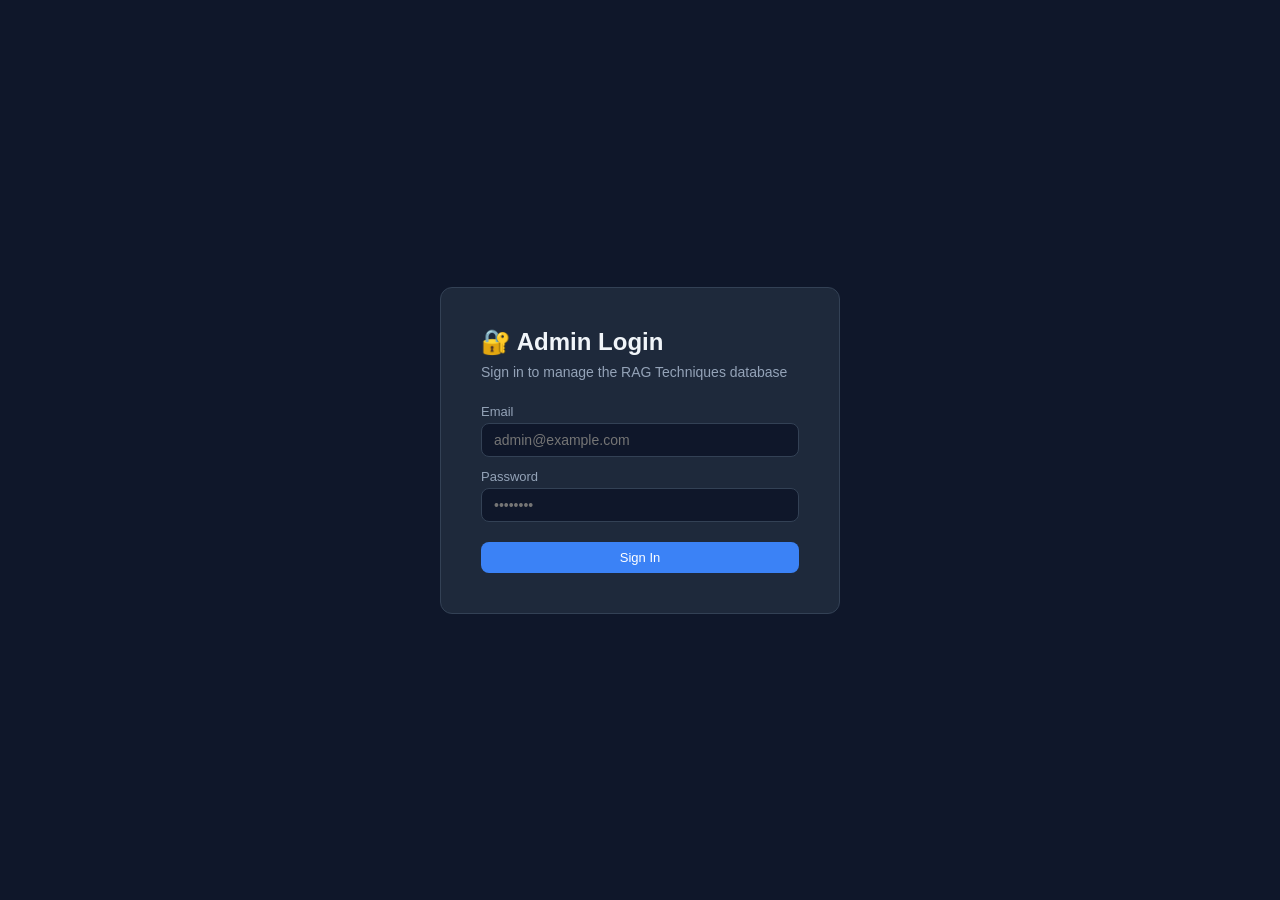
<file: admin.html>
<!DOCTYPE html>
<html lang="en">
<head>
    <meta charset="UTF-8">
    <meta name="viewport" content="width=device-width, initial-scale=1.0">
    <title>RAG Techniques — Admin</title>
    <link rel="stylesheet" href="admin.css">
</head>
<body>
<div class="login-container" id="loginScreen">
    <div class="login-box">
        <h1>🔐 Admin Login</h1>
        <p>Sign in to manage the RAG Techniques database</p>
        <div class="error" id="loginError"></div>
        <label>Email</label>
        <input type="email" id="loginEmail" placeholder="admin@example.com">
        <label>Password</label>
        <input type="password" id="loginPassword" placeholder="••••••••">
        <button class="btn btn-primary" style="width:100%;justify-content:center;margin-top:8px" onclick="handleLogin()">Sign In</button>
    </div>
</div>

<div class="app" id="adminApp">
    <div class="sidebar">
        <div class="sidebar-brand"><h2>RAG Admin</h2><span id="adminEmail"></span></div>
        <div class="nav-item active" data-section="overview" onclick="switchSection('overview')">Overview</div>
        <div class="nav-item" data-section="techniques" onclick="switchSection('techniques')">Techniques</div>
        <div class="nav-item" data-section="clusters" onclick="switchSection('clusters')">Clusters</div>
        <div class="nav-item" data-section="stages" onclick="switchSection('stages')">Stages</div>
        <div class="nav-item" data-section="problems" onclick="switchSection('problems')">Problems</div>
        <div class="nav-item" data-section="mechanisms" onclick="switchSection('mechanisms')">Mechanisms</div>
        <div class="nav-item" data-section="relationships" onclick="switchSection('relationships')">Relationships</div>
        <div class="nav-item" data-section="illustrations" onclick="switchSection('illustrations')">Illustrations</div>
        <div class="nav-item" data-section="help" onclick="switchSection('help')">📖 Help Guide</div>
        <div class="nav-spacer"></div>
        <div class="nav-item" onclick="window.open('techniques.html','_blank')">↗ View Dashboard</div>
        <div class="nav-item logout" onclick="handleLogout()">Sign Out</div>
    </div>
    <div class="main" id="mainContent"></div>
</div>

<div class="modal-overlay" id="modalOverlay" onclick="if(event.target===this)closeModal()">
    <div class="modal" id="modalContent"></div>
</div>
<div class="toast" id="toast"></div>

<script type="module" src="admin.js"></script>
</body>
</html>
</file>
<file: admin.css>
:root{--bg:#0f172a;--bg-card:#1e293b;--bg-hover:#334155;--text-primary:#f1f5f9;--text-secondary:#94a3b8;--text-muted:#64748b;--accent:#3b82f6;--accent-hover:#2563eb;--accent-light:rgba(59,130,246,.15);--danger:#ef4444;--danger-hover:#dc2626;--success:#22c55e;--warning:#f59e0b;--border:#334155;--radius:8px}
*{margin:0;padding:0;box-sizing:border-box}
body{font-family:-apple-system,BlinkMacSystemFont,'Segoe UI',Roboto,sans-serif;background:var(--bg);color:var(--text-primary);min-height:100vh}

.login-container{display:flex;align-items:center;justify-content:center;min-height:100vh}
.login-box{background:var(--bg-card);border:1px solid var(--border);border-radius:12px;padding:40px;width:100%;max-width:400px}
.login-box h1{font-size:24px;margin-bottom:8px}
.login-box p{color:var(--text-secondary);margin-bottom:24px;font-size:14px}
.login-box .error{color:var(--danger);font-size:13px;margin-bottom:12px;display:none}

.app{display:none}.app.active{display:flex}
.sidebar{width:220px;background:var(--bg-card);border-right:1px solid var(--border);min-height:100vh;padding:20px 0;flex-shrink:0;display:flex;flex-direction:column}
.sidebar-brand{padding:0 20px 16px;border-bottom:1px solid var(--border);margin-bottom:8px}
.sidebar-brand h2{font-size:16px;color:var(--accent)}
.sidebar-brand span{font-size:11px;color:var(--text-muted)}
.nav-item{padding:10px 20px;cursor:pointer;color:var(--text-secondary);font-size:13px;transition:all .15s;border-left:3px solid transparent}
.nav-item:hover{background:var(--bg-hover);color:var(--text-primary)}
.nav-item.active{background:var(--accent-light);color:var(--accent);border-left-color:var(--accent);font-weight:600}
.nav-spacer{flex:1}
.nav-item.logout{color:var(--danger);margin-top:8px;border-top:1px solid var(--border);padding-top:14px}

.main{flex:1;padding:24px 32px;overflow-y:auto;max-height:100vh}
.main h2{font-size:22px;margin-bottom:4px}
.main .subtitle{color:var(--text-muted);font-size:13px;margin-bottom:20px}

label{display:block;font-size:13px;font-weight:500;color:var(--text-secondary);margin-bottom:4px}
input,select,textarea{width:100%;padding:8px 12px;background:var(--bg);border:1px solid var(--border);border-radius:var(--radius);color:var(--text-primary);font-size:14px;margin-bottom:12px;outline:none;transition:border .15s}
input:focus,select:focus,textarea:focus{border-color:var(--accent)}
textarea{min-height:80px;resize:vertical}
.form-row{display:grid;grid-template-columns:1fr 1fr;gap:12px}

.btn{display:inline-flex;align-items:center;gap:6px;padding:8px 16px;border:none;border-radius:var(--radius);font-size:13px;font-weight:500;cursor:pointer;transition:all .15s}
.btn-primary{background:var(--accent);color:#fff}.btn-primary:hover{background:var(--accent-hover)}
.btn-danger{background:var(--danger);color:#fff}.btn-danger:hover{background:var(--danger-hover)}
.btn-secondary{background:var(--bg-hover);color:var(--text-secondary);border:1px solid var(--border)}.btn-secondary:hover{color:var(--text-primary)}
.btn-sm{padding:4px 10px;font-size:12px}

.table-container{overflow-x:auto;margin-top:12px;border:1px solid var(--border);border-radius:var(--radius)}
table{width:100%;border-collapse:collapse;font-size:13px}
th{background:var(--bg-hover);padding:10px 12px;text-align:left;font-weight:600;color:var(--text-secondary);border-bottom:1px solid var(--border);white-space:nowrap}
td{padding:8px 12px;border-bottom:1px solid var(--border);vertical-align:top}
tr:hover td{background:var(--bg-hover)}
.td-actions{display:flex;gap:6px;white-space:nowrap}

.stats-row{display:grid;grid-template-columns:repeat(auto-fit,minmax(150px,1fr));gap:12px;margin-bottom:24px}
.stat-card{background:var(--bg-card);border:1px solid var(--border);border-radius:var(--radius);padding:16px}
.stat-card .stat-value{font-size:28px;font-weight:700;color:var(--accent)}
.stat-card .stat-label{font-size:12px;color:var(--text-muted);margin-top:2px}

.modal-overlay{position:fixed;inset:0;background:rgba(0,0,0,.6);z-index:100;display:flex;align-items:center;justify-content:center;opacity:0;visibility:hidden;transition:all .2s}
.modal-overlay.open{opacity:1;visibility:visible}
.modal{background:var(--bg-card);border:1px solid var(--border);border-radius:12px;padding:24px;width:90%;max-width:600px;max-height:85vh;overflow-y:auto}
.modal h3{font-size:18px;margin-bottom:16px}
.modal-actions{display:flex;gap:8px;justify-content:flex-end;margin-top:16px;padding-top:16px;border-top:1px solid var(--border)}

.toast{position:fixed;bottom:24px;right:24px;padding:12px 20px;border-radius:var(--radius);font-size:14px;font-weight:500;z-index:200;transform:translateY(100px);opacity:0;transition:all .3s}
.toast.show{transform:translateY(0);opacity:1}
.toast.success{background:var(--success);color:#fff}
.toast.error{background:var(--danger);color:#fff}

.toolbar{display:flex;gap:12px;align-items:center;margin-bottom:16px}
.toolbar input{max-width:300px;margin-bottom:0}
.badge{display:inline-block;padding:2px 8px;border-radius:4px;font-size:11px;font-weight:600}
.badge-qt{background:rgba(37,99,235,.2);color:#60a5fa}.badge-rc{background:rgba(8,145,178,.2);color:#22d3ee}
.badge-ag{background:rgba(124,58,237,.2);color:#a78bfa}.badge-hr{background:rgba(5,150,105,.2);color:#34d399}
.badge-ck{background:rgba(217,70,239,.2);color:#e879f9}.badge-hi{background:rgba(234,88,12,.2);color:#fb923c}
.badge-mv{background:rgba(190,18,60,.2);color:#fb7185}.badge-mm{background:rgba(168,85,247,.2);color:#c084fc}
.badge-rr{background:rgba(220,38,38,.2);color:#f87171}.badge-cc{background:rgba(13,148,136,.2);color:#2dd4bf}
.badge-vc{background:rgba(23,23,132,.2);color:#818cf8}.badge-kg{background:rgba(161,98,7,.2);color:#fbbf24}
.badge-tr{background:rgba(6,78,59,.2);color:#6ee7b7}.badge-ms{background:rgba(70,64,135,.2);color:#a5b4fc}
.badge-default{background:var(--bg-hover);color:var(--text-secondary)}
.empty-state{text-align:center;padding:40px;color:var(--text-muted)}
</file>
